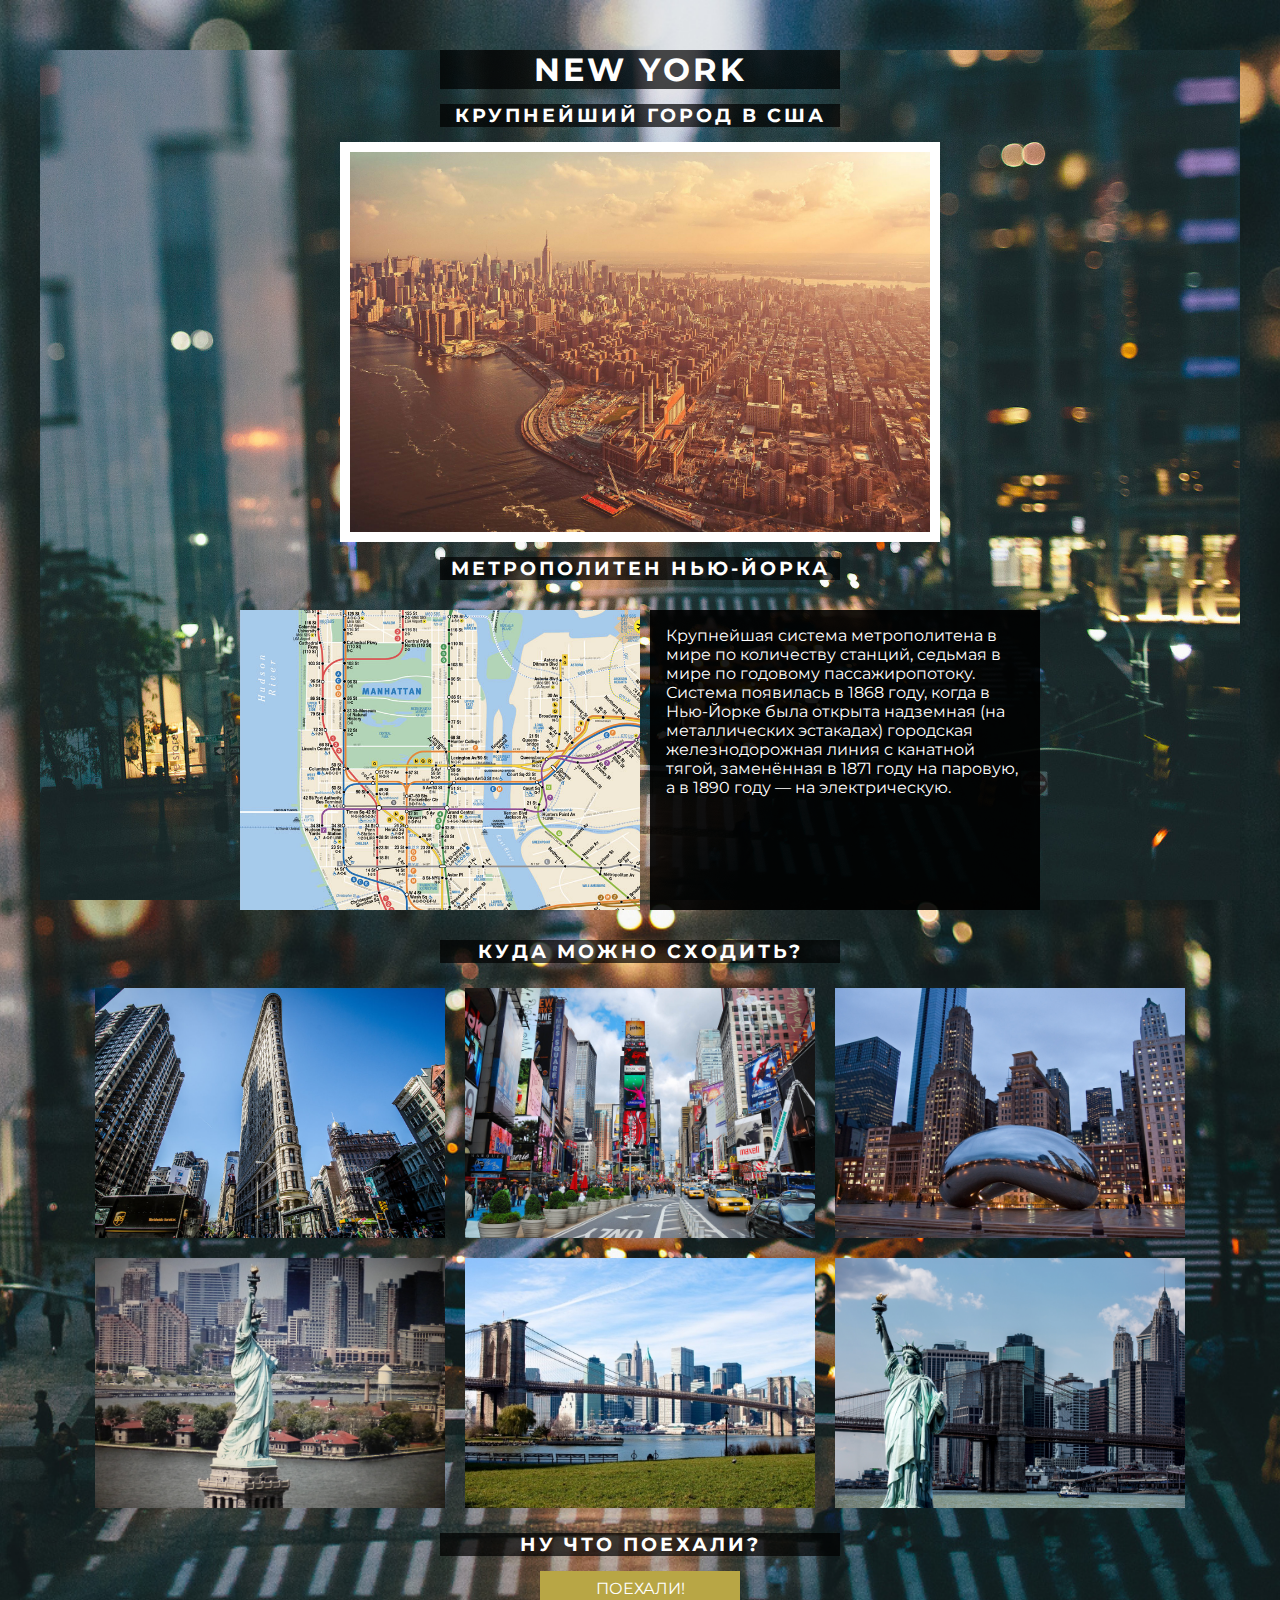
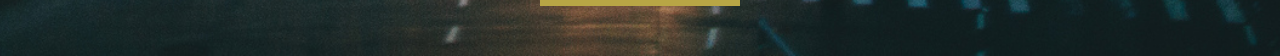
<file: primer/primer1/index.html>
<!DOCTYPE html>
<html lang="en">
<head>
    <meta charset="UTF-8">
    <meta name="viewport" content="width=device-width, initial-scale=1.0">
    <link href="https://fonts.googleapis.com/css2?family=Montserrat&display=swap" rel="stylesheet">
    <link rel="stylesheet" href="style.css">
    <title>My page</title>
</head>
<body>
    <div class="wrapper">
        <div class="container">
            <h1>New York</h1>
            <h3>Крупнейший город в США</h3>
            <div class="photo"></div>
            <h3>Метрополитен Нью-Йорка</h3>
            <div class="metro">
                <div class="metro__photo"></div>
                <div class="metro__about">
                    <p>Крупнейшая система метрополитена в мире по количеству станций, седьмая в мире по годовому пассажиропотоку. Система появилась в 1868 году, когда в Нью-Йорке была открыта надземная (на металлических эстакадах) городская железнодорожная линия с канатной тягой, заменённая в 1871 году на паровую, а в 1890 году — на электрическую.</p>
                </div>
            </div>
            <h3>Куда можно сходить?</h3>
            <div class="look">
                <div class="look__photo_1"></div>
                <div class="look__photo_2"></div>
                <div class="look__photo_3"></div>
                <div class="look__photo_4"></div>
                <div class="look__photo_5"></div>
                <div class="look__photo_6"></div>
            </div>
            <h3>Ну что поехали?</h3>
            <div class="button">ПОЕХАЛИ!</div>
        </div>
    </div>
</body>
</html>
</file>
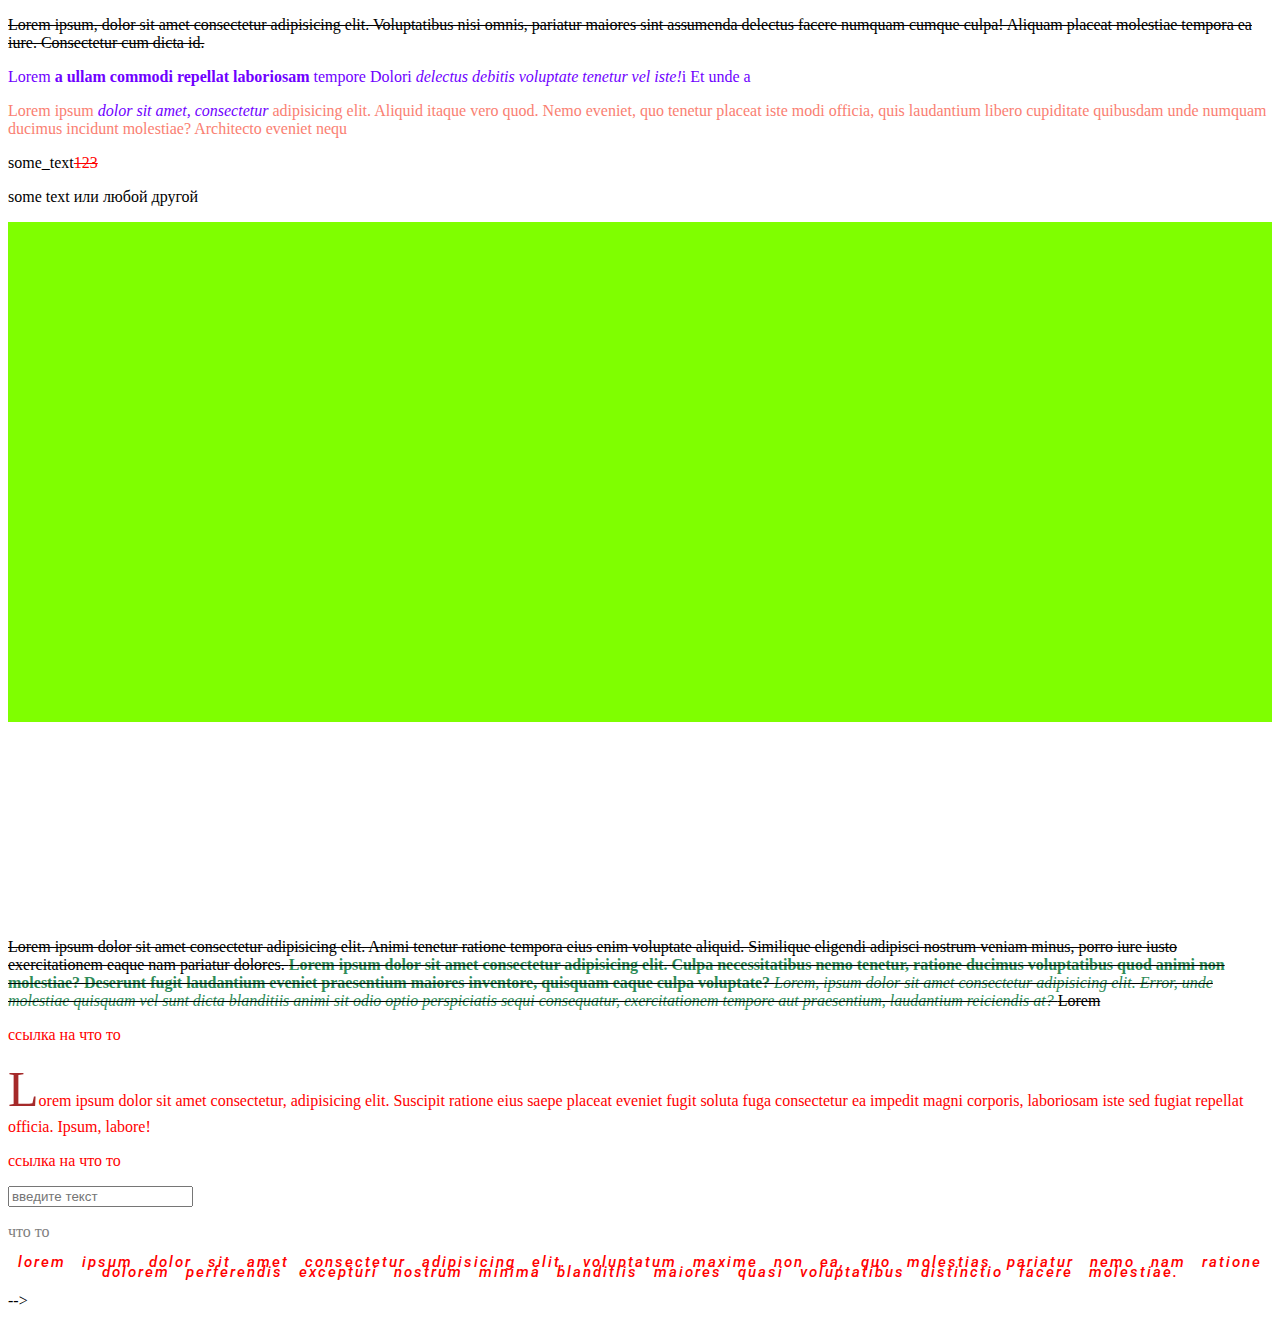
<file: uroki/css/index.html>
<!DOCTYPE html>
<html lang="en">
<head>
    <meta charset="UTF-8">
    <meta http-equiv="X-UA-Compatible" content="IE=edge">
    <meta name="viewport" content="width=device-width, initial-scale=1.0">
    <title>HTML+CSS</title>
    <link rel="stylesheet" href="css/test1.css">
      
</head> 
<body>

    <p>Lorem ipsum, dolor sit amet consectetur adipisicing elit. Voluptatibus nisi omnis, pariatur maiores sint assumenda delectus facere numquam cumque culpa! Aliquam placeat molestiae tempora ea iure. Consectetur cum dicta id.</p>
<p class="main-text">
    Lorem <b>a ullam commodi repellat laboriosam </b> tempore Dolori<i> delectus debitis voluptate tenetur vel iste!</i>i Et unde a
    </p>
    <p id="text-in-p">
    Lorem ipsum <i class="main-text">dolor sit amet, consectetur</i> adipisicing elit. Aliquid itaque vero quod. Nemo eveniet, quo tenetur placeat iste modi officia, quis laudantium libero cupiditate quibusdam unde numquam ducimus incidunt molestiae?
    Architecto eveniet nequ
    
</p>


<div id="some_id">some_text</div>


<p class="text" title="some text или любой другой "></p>

<div id="first"></div>
<div id="second"></div>  
<div>
   <p>
       Lorem ipsum dolor sit amet consectetur adipisicing elit. Animi tenetur ratione tempora eius enim voluptate aliquid. Similique eligendi adipisci nostrum veniam minus, porro iure iusto exercitationem eaque nam pariatur dolores.
       <b>Lorem ipsum dolor sit amet consectetur adipisicing elit. Culpa necessitatibus nemo tenetur, ratione ducimus voluptatibus quod animi non molestiae? Deserunt fugit laudantium eveniet praesentium maiores inventore, quisquam eaque culpa voluptate?
       </b><i>Lorem, ipsum dolor sit amet consectetur adipisicing elit. Error, unde molestiae quisquam vel sunt dicta blanditiis animi sit odio optio perspiciatis sequi consequatur, exercitationem tempore aut praesentium, laudantium reiciendis at?
       </i>Lorem 
    </p> 
   <a href="#" class="main-link">ссылка на что то </a>


   <p class="main-link">
       Lorem ipsum dolor sit amet consectetur, adipisicing elit. Suscipit ratione eius saepe placeat eveniet fugit soluta fuga consectetur ea impedit magni corporis, laboriosam iste sed fugiat repellat officia. Ipsum, labore!
   </p>


   <a href="#" class="main-link">ссылка на что то </a>
 <p>
     <input type="text" placeholder="введите текст ">
 </p>
 <p class="text"> что то </p>

<p class="text2">Lorem ipsum dolor sit amet consectetur adipisicing elit. Voluptatum maxime non ea, quo molestias pariatur nemo nam ratione dolorem perferendis excepturi nostrum minima blanditiis maiores quasi voluptatibus distinctio facere molestiae.</p>
</div>-->


</body>

</html>
</file>
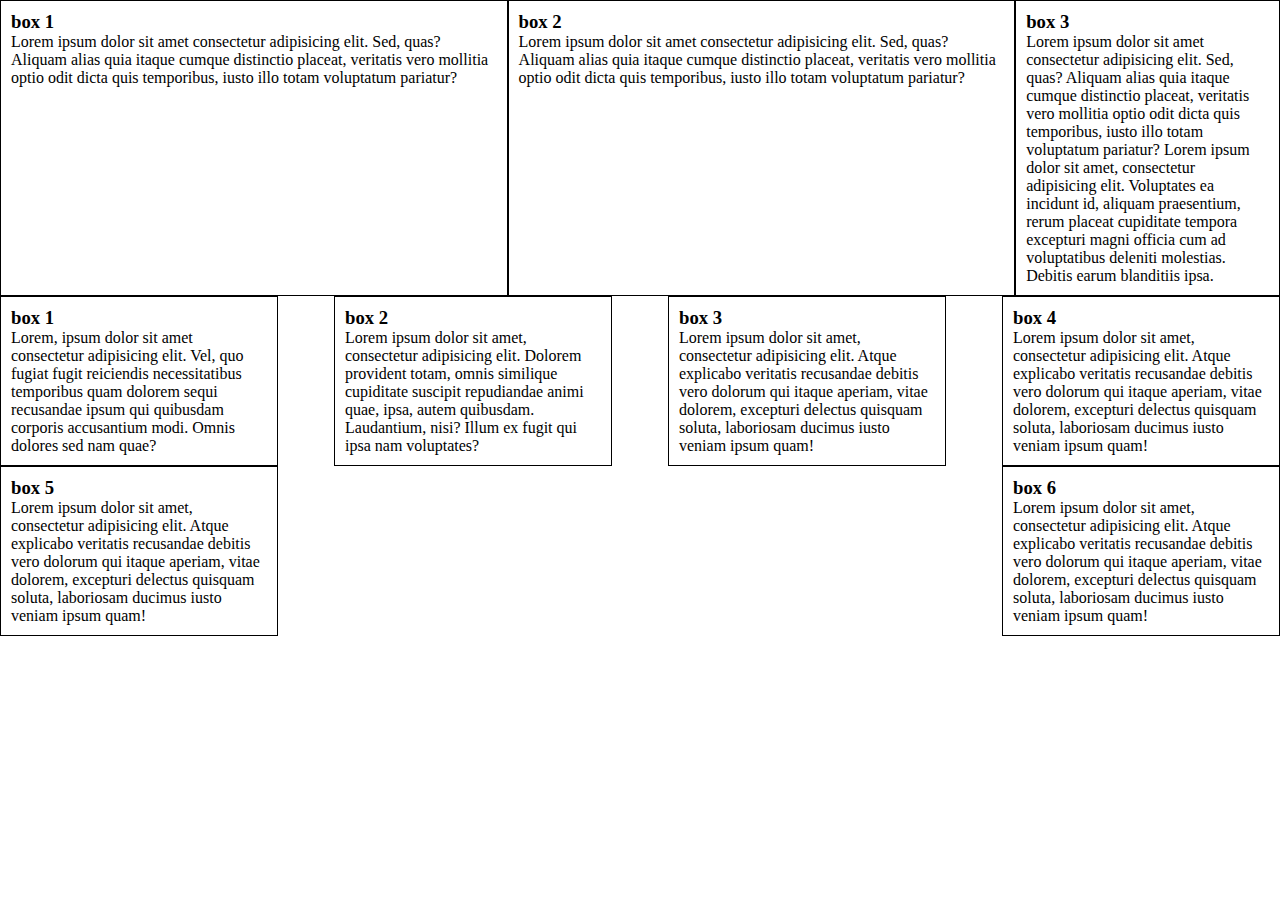
<file: uroki/flex/index.html>
<!DOCTYPE html>
<html lang="en">
<head>
    <meta charset="UTF-8">
    <meta http-equiv="X-UA-Compatible" content="IE=edge">
    <meta name="viewport" content="width=device-width, initial-scale=1.0">
    <link rel="stylesheet" href="flex_css/flex1.css">
    <title>flex_box</title>
</head>
<body>

<div class="container-1">
   <div class="box-1">
       <h3>box 1</h3>
       <p>Lorem ipsum dolor sit amet consectetur adipisicing elit. Sed, quas? 
        Aliquam alias quia itaque cumque distinctio placeat, veritatis vero 
        mollitia optio odit dicta quis temporibus, iusto illo totam voluptatum 
        pariatur?</p>
   </div>
   <div class="box-2">
       <h3>box 2</h3>
       <p>Lorem ipsum dolor sit amet consectetur adipisicing elit. Sed, quas? 
        Aliquam alias quia itaque cumque distinctio placeat, veritatis vero 
        mollitia optio odit dicta quis temporibus, iusto illo totam voluptatum 
        pariatur?</p>
   </div>
   <div class="box-3">
       <h3>box 3</h3>
       <p>Lorem ipsum dolor sit amet consectetur adipisicing elit. Sed, quas? 
        Aliquam alias quia itaque cumque distinctio placeat, veritatis vero 
        mollitia optio odit dicta quis temporibus, iusto illo totam voluptatum 
        pariatur? Lorem ipsum dolor sit amet, consectetur adipisicing elit. Voluptates ea incidunt id, aliquam praesentium, rerum placeat cupiditate tempora excepturi magni officia cum ad voluptatibus deleniti molestias. Debitis earum blanditiis ipsa. </p>
    </div>
    
</div>

<div class="container-2">
    <div class="box">
        <h3>box 1</h3>
        <p>Lorem, ipsum dolor sit amet consectetur adipisicing elit. Vel, quo fugiat fugit reiciendis necessitatibus temporibus quam dolorem sequi recusandae ipsum qui quibusdam corporis accusantium modi. Omnis dolores sed nam quae? </p>
    </div>
    <div class="box">
        <h3>box 2</h3>
        <p>Lorem ipsum dolor sit amet, consectetur adipisicing elit. Dolorem provident totam, omnis similique cupiditate suscipit repudiandae animi quae, ipsa, autem quibusdam. Laudantium, nisi? Illum ex fugit qui ipsa nam voluptates?</p>
    </div>
    <div class="box">
        <h3>box 3</h3>
        <p>Lorem ipsum dolor sit amet, consectetur adipisicing elit. Atque explicabo veritatis recusandae debitis vero dolorum qui itaque aperiam, vitae dolorem, excepturi delectus quisquam soluta, laboriosam ducimus iusto veniam ipsum quam!</p>
    </div>
    <div class="box">
        <h3>box 4</h3>
        <p>Lorem ipsum dolor sit amet, consectetur adipisicing elit. Atque explicabo veritatis recusandae debitis vero dolorum qui itaque aperiam, vitae dolorem, excepturi delectus quisquam soluta, laboriosam ducimus iusto veniam ipsum quam!</p>
    </div>
    <div class="box">
        <h3>box 5</h3>
        <p>Lorem ipsum dolor sit amet, consectetur adipisicing elit. Atque explicabo veritatis recusandae debitis vero dolorum qui itaque aperiam, vitae dolorem, excepturi delectus quisquam soluta, laboriosam ducimus iusto veniam ipsum quam!</p>
    </div>
    <div class="box">
        <h3>box 6</h3>
        <p>Lorem ipsum dolor sit amet, consectetur adipisicing elit. Atque explicabo veritatis recusandae debitis vero dolorum qui itaque aperiam, vitae dolorem, excepturi delectus quisquam soluta, laboriosam ducimus iusto veniam ipsum quam!</p>
    </div>
</div>


</body>
</html>
</file>
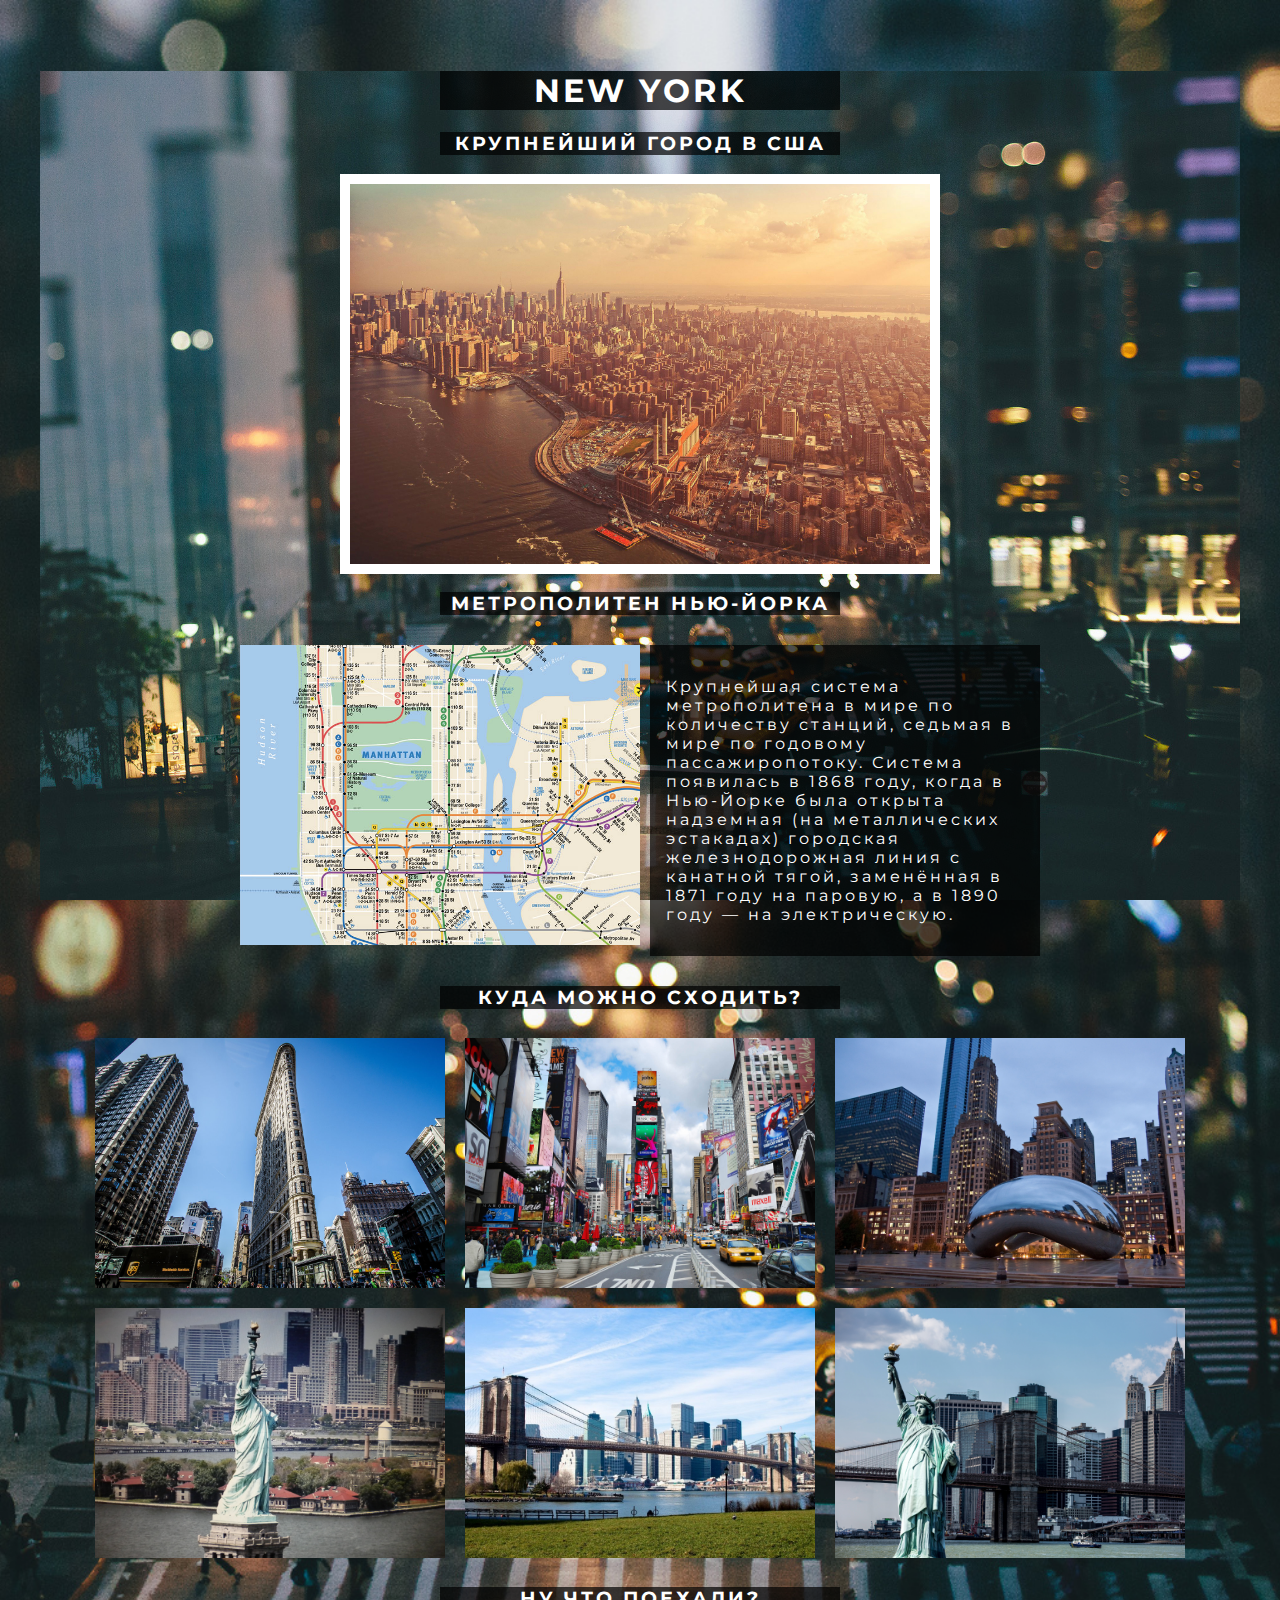
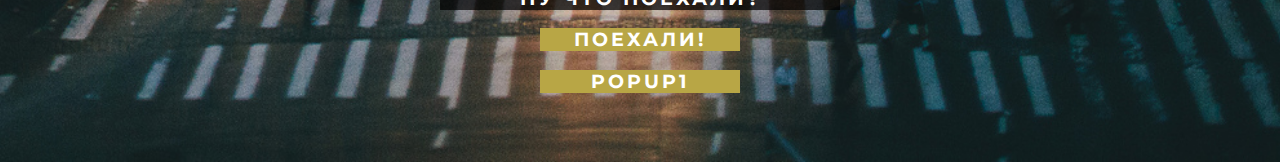
<file: uroki/praktika1/index.html>
<!DOCTYPE html>
<html lang="en">
<head>
    <meta charset="UTF-8">
    <meta http-equiv="X-UA-Compatible" content="IE=edge">
    <meta name="viewport" content="width=device-width, initial-scale=1.0">
    <title>Document</title>
    <link href="https://fonts.googleapis.com/css2?family=Montserrat&display=swap" rel="stylesheet">
    <link rel="stylesheet" href="css/style.css">
    <link rel="stylesheet" href="css/modal.css">

</head>
<body>
    <div id="some_block"></div><!--добалвенно для привязки модального окна (прозрачный где то )-->
    <div class="sait">
        <div class="container">

            <div class="text-zagolovok">
                <h1>New York</h1>
            </div>

            <div class="text-zagolovok">
                <h3>Крупнейший город в США</h3>
            </div>

            <div class="photo"></div>

            <div class="text-zagolovok">
                <h3>Метрополитен Нью-Йорка</h3>
            </div>
            
            <div class="metro">    
                <div class="karta-metro"></div>
                <div class="text-metro">
                    <p> Крупнейшая система метрополитена в мире по 
                    количеству станций, седьмая в мире по годовому пассажиропотоку. Система 
                    появилась в 1868 году, когда в Нью-Йорке была открыта надземная 
                    (на металлических эстакадах) городская железнодорожная линия с канатной 
                    тягой, заменённая в 1871 году на паровую, 
                    а в 1890 году — на электрическую.
                    
                    </p>
                </div>
            </div>
                
            <div class="text-zagolovok">
                <h3>Куда можно сходить?</h3>
            </div>

            <div class="kartinki">
                <div class="kartinki-1"></div>
                <div class="kartinki-2"></div>
                <div class="kartinki-3"></div>
                <div class="kartinki-4"></div>
                <div class="kartinki-5"></div>
                <div class="kartinki-6"></div>
            </div>
            
            <div class="text-zagolovok">
                <h3>Ну что поехали?</h3>
            </div>

            <div class="button">
                <a href="https://vk.com/">
                <h3>поехали!</h3>
                </a>
            </div>

            <div class="button">
                <a href="#popup">
                <h3>popup1</h3>
                </a>
            </div>

        </div>  
    </div>
    
        <!--модальные окна (без джава ) -->

<div id="popup" class="popup"> <!--сама модалка-->
        <a href="#some_block" class="popup_area"></a>
    <div class="popup_body">

        <div class="popup_content">

            <!--при промощи(some_block) мы добавили с в самом начале страницы 
            пустой блок с (id=some_block) к которому и отсылаем при 
            закрытии модального окна (в css указано что он зафиксирован 
            (#some_block{position: fixed;})-->
            <a href="#some_block" class="popup_close">x</a> <!--кнопка-->

            <div class="popup_title">модалка 1</div> <!-- сам контент-->

            <div class="popup_text">
                Lorem ipsum dolor sit amet consectetur adipisicing elit. Enim adipisci nobis quod repudiandae recusandae aliquid! Reprehenderit odio voluptate similique doloribus? Eum nemo ipsum esse quidem illum omnis, rem voluptate molestiae?
                Nisi eos quod obcaecati suscipit mollitia nihil quas facere sequi, cumque magnam consequatur expedita quam! Exercitationem placeat numquam repellat. Vero iste ex velit, rem sapiente in reprehenderit modi? Doloribus, quibusdam.
                Laboriosam consequatur eligendi dolore voluptate facilis aliquam ab accusamus doloremque veniam dicta? Aperiam ipsum minima aliquid. Neque nulla inventore dolor minus voluptas est asperiores commodi porro, dolores numquam consequuntur? Officiis?
                Facere repellendus maxime a, dolores earum corrupti sint? Tempore magni, impedit sapiente quaerat, laborum quidem hic illum quo non, vel eum ullam. Provident aperiam assumenda, eum tempora ut illo cumque!
                Quis pariatur error sit exercitationem corporis facere dolores voluptates. Ipsam velit fuga iure architecto reiciendis quasi! Nemo animi quos ullam et, quibusdam assumenda distinctio ut dolorem iusto nam tempora aliquid!
                Assumenda velit quidem ullam tempore modi dolore sapiente debitis delectus numquam, placeat distinctio quaerat autem eveniet corporis rem odio adipisci amet, maiores eligendi consectetur tempora? Blanditiis dicta officiis labore laboriosam!
                Assumenda, a pariatur? Architecto exercitationem facilis sunt dolorum accusantium officia odio vero, hic error? Magni saepe maxime dicta, minus ea, autem dignissimos optio laboriosam possimus nam odit voluptates recusandae veniam.
                Repellendus, non quibusdam iusto nostrum atque quae cumque veritatis omnis velit eveniet maiores soluta quasi dolorum voluptate facere ea! Dicta, ea fugiat qui voluptatem quidem adipisci nihil iure atque itaque.
                Perferendis, ratione labore. Voluptatem provident atque saepe, suscipit id magnam dolor, molestias cum in repellendus itaque quisquam quaerat maxime doloribus sint exercitationem ducimus soluta vel, perferendis a? Dolore, laboriosam aperiam?
                Velit fugit perspiciatis voluptas! Maxime, sit debitis et architecto consequatur rem vitae aperiam explicabo earum delectus fugit, omnis quia at maiores facilis repellendus fuga unde pariatur quae, vero cupiditate officia.
                Fuga assumenda debitis voluptatum molestias nobis numquam repellat deserunt ut! Quasi, error saepe obcaecati consectetur eum mollitia exercitationem molestiae sequi similique a. Voluptas voluptates dolorum adipisci, eos quis accusamus maxime.
                Similique eos et maiores quos, in quia iusto tenetur dicta veniam hic officia vel eum officiis temporibus exercitationem ipsam. Laborum fugiat cum ex, unde sed vel dignissimos itaque ut neque.
                Necessitatibus iure exercitationem assumenda magnam nam temporibus incidunt mollitia delectus aut porro, sapiente, voluptas earum repudiandae aliquid perferendis alias debitis dolore commodi minus cupiditate. Repellendus delectus asperiores eos inventore fugit!
                Eligendi eos dolorem inventore repellendus distinctio sapiente amet, et quia nemo dolore aspernatur, deleniti officia alias explicabo ex repudiandae, sunt neque voluptatum qui id earum accusamus eum! Aperiam, minima ullam.
                Beatae aliquam ipsam, amet similique placeat ullam quas in, labore excepturi doloribus corporis ut et animi, velit veritatis earum eaque explicabo illo! Molestiae quam, repellendus voluptatum praesentium enim asperiores. Sapiente.
                Eligendi quasi, fugiat expedita quas iusto adipisci. Illum ullam soluta, possimus doloribus placeat cumque. Qui sapiente aliquid officia architecto, incidunt illum ipsa earum possimus. Repudiandae qui reiciendis eius nam veritatis.
                Quas, iure dolore molestiae numquam aut, rem doloremque rerum corporis ipsum similique reprehenderit obcaecati! Atque at aspernatur nihil, et ad id nostrum non? Tenetur sequi sed ea sunt nobis totam!
                Ad laboriosam quisquam praesentium quia ipsa non! Harum, quo laborum. Animi tenetur optio fugit expedita repellat? Adipisci, sed voluptate temporibus, amet earum doloribus quam sapiente nesciunt labore odio reprehenderit blanditiis?
                Soluta quisquam, similique, rem, sint sunt dignissimos velit sapiente neque voluptatum qui consectetur commodi nisi perspiciatis necessitatibus doloremque recusandae nobis quibusdam aspernatur. Repellendus cupiditate amet quaerat debitis porro fuga non.
                Nobis repellat fugit ut porro impedit esse amet rerum quidem voluptatibus quis error iusto dolor sapiente non deserunt eos doloremque reprehenderit distinctio, soluta repudiandae ex labore recusandae tempore. Placeat, dolorum?
            </div>
        
        </div>
   
    </div>

</div>


</body>
</html>
</file>
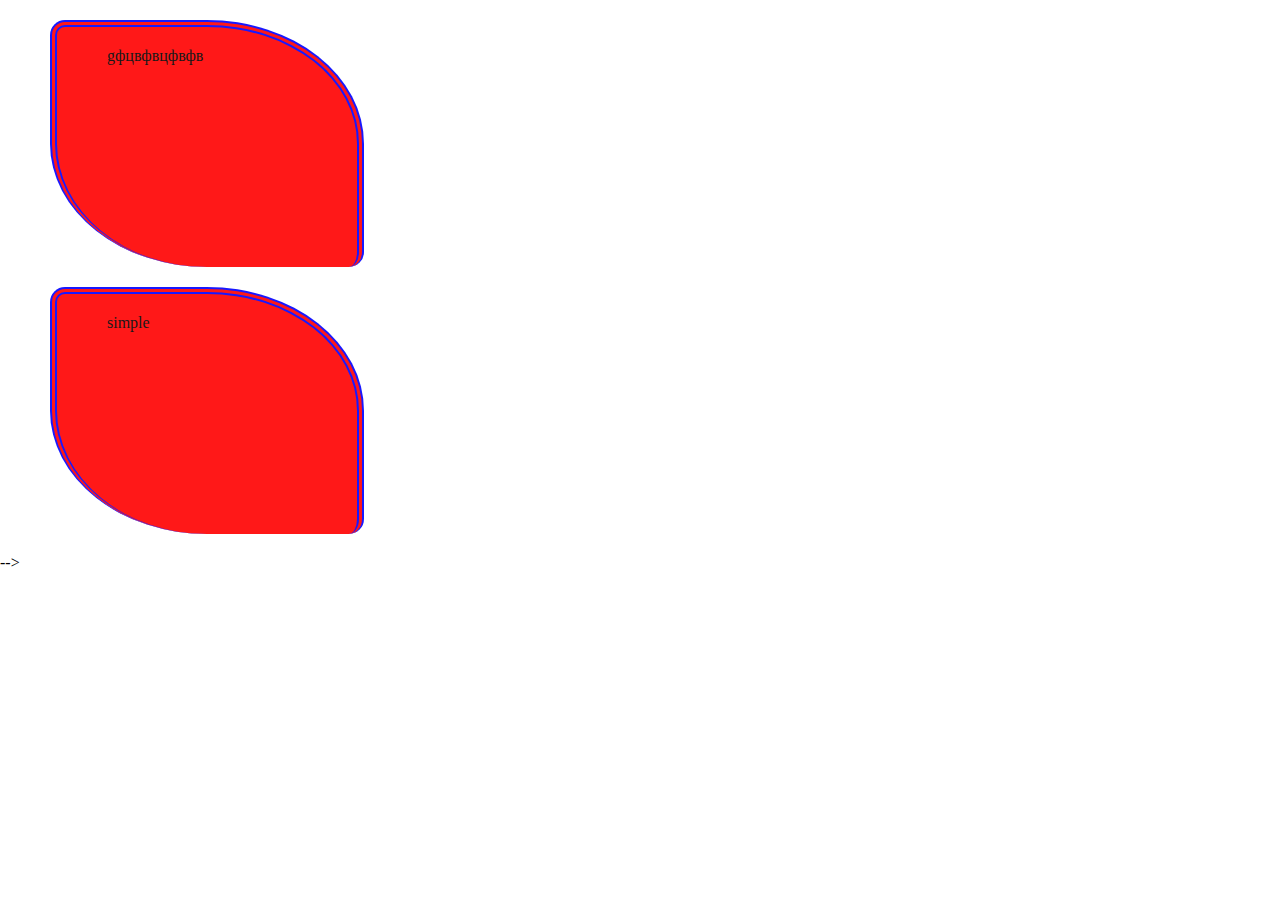
<file: uroki/css/index2.html>
<!DOCTYPE html>
<html lang="en">
<head>
    <meta charset="UTF-8">
    <meta http-equiv="X-UA-Compatible" content="IE=edge">
    <meta name="viewport" content="width=device-width, initial-scale=1.0">
    <title>HTML+CSS</title>
    <link rel="stylesheet" href="css/test2.css">
  
</head> 
<body>  



    <div class="block">
    gфцвфвцфвфв
    </div>

    <span class="block">
    simple
    </span>-->
    <!-- span(ещё тег <b>) это строчный объект к которому не применяются 
    height: 200px;
    width: 200px;
    и ещё другие свойства (пока не знаю )-->

<!--

<div id="first" class="block"></div>
<div id="second" class="block"></div>

</body>

</html>
</file>
<file: primer/primer1/style.css>
* {
    box-sizing: border-box;
}

body {
    font-family: 'Montserrat', sans-serif;
    margin: 0;
    padding: 0;
}
.wrapper {    
    padding: 50px 0;
    background: url('img/newyork_blur.jpg') 50%/cover no-repeat scroll;
}
.container {
    max-width: 1200px;
    background: url('img/newyork_blur_1.jpg') 50%/cover no-repeat fixed;
    color: #fff;
    text-align: center;
    margin: 0 auto;
}

.container > h1, .container > h3 {
    text-transform: uppercase;
    background-color: rgba(0,0,0,.7);
    letter-spacing: 3px;
    max-width: 400px;
    margin: 15px auto;
}
.container > h1 {
    margin: 0 auto 15px;
}

.photo {
    max-width: 600px;
    height: 400px;
    background: url('img/newyork.jpg') 50%/cover no-repeat;
    border: 10px solid #fff;
    margin: 0 auto;
}
.metro {
    margin: 30px auto;
    max-width: 800px;
    display: flex;
    justify-content: center;
    flex-wrap: wrap;
}
.metro__photo {    
    width: 400px;
    height: 300px;
    background: url('img/metro.png') 50%/cover no-repeat;
    margin: 0 10px 0 0;
}
.metro__about {
    width: 390px;
    text-align: left;
    background-color: rgba(0,0,0,.9);
    padding: 1rem;
}
.metro__about > p {
    margin: 0;
}

.look {
    display: flex;
    justify-content: center;
    flex-wrap: wrap;
    
}

.look__photo_1 {
    width: 350px;
    height: 250px;
    background: url('img/building_1.jpg') 50%/cover no-repeat;
    margin: 10px;
}
.look__photo_2 {
    width: 350px;
    height: 250px;
    background: url('img/building_2.jpg') 50%/cover no-repeat;
    margin: 10px;
}
.look__photo_3 {
    width: 350px;
    height: 250px;
    background: url('img/building_3.jpg') 50%/cover no-repeat;
    margin: 10px;
}
.look__photo_4 {
    width: 350px;
    height: 250px;
    background: url('img/building_4.jpg') 50%/cover no-repeat;
    margin: 10px;
}
.look__photo_5 {
    width: 350px;
    height: 250px;
    background: url('img/building_5.jpg') 50%/cover no-repeat;
    margin: 10px;
}
.look__photo_6 {
    width: 350px;
    height: 250px;
    background: url('img/building_6.jpg') 50%/cover no-repeat;
    margin: 10px;
}
.button {
    width: 200px;
    height: 35px;
    background-color: rgb(184, 166, 69);
    margin: 0 auto;
    line-height: 35px;
}
.button:hover {
    cursor: pointer;
    opacity: .7;
}
</file>
<file: uroki/css/css/test1.css>
/*при добавлении шрифтов с https://fonts.google.com/
всегда вставлять сверху */
@import url('https://fonts.googleapis.com/css2?family=Roboto:ital,wght@0,400;0,500;1,300;1,400&display=swap');


.main-text{
  color: rgb(111, 0, 255);
}    
#text-in-p{
    color: salmon;
}



div b, div i {
    color: seagreen;
}
.main-link{
  color: red;
 text-decoration: none;
}
/*псевдоклас*/
/*  что бы меняся цвет при наведении на него
 (в данном случае ещё подчёркивание сверу)
 text-decoration-color- цвет подчёркивания 
 и курсор  */

.main-link:hover {
  color: blue;
  text-decoration: underline;
  text-decoration-color: rgb(13, 245, 90);
  cursor:pointer ;
}
/*при наведении на текст он станвится перечёркнутым */
.main-link:active{
  text-decoration: line-through;
}
/*для ссылок которые использовали  что бы поменялся цвет 
*/
.main-link:visited{
  color: gray;

}
/* поле ввода */
input{color: blue}
/*поле обязательное к заполнению*/
input:required{
  color: aqua;
}
/*работа при активном поле */
input:focus {color:  red}

/*только абзацы которые не пустые*/
p.text:not(:empty){
color: gray;
}
/*при наведени мыши на объект фон 
будет менят ьцвет на заданный*/
/*div:hover {
	background-color: blue
}*/

/*ПСЕВДОЭЛЕМЕНТЫ 
всегда по 2 двоеточия (::)*/
/*благодаря псевд жэлементу after
 добавляем текст который ельзхя выделить после текста */
#some_id::after{
  content: '123';
  color: red;
  text-decoration:line-through ;
}
p.text:empty::after{
  content: attr(title);
}
/*d этом псевдэлементе обращение только к 
первому символу внутри абзаца
и её размер в пискселях 
(font-size(можно устанавливать другие ))*/
p.main-link::first-letter{
color: brown;  
font-size: 50px;
}
/* в данном случае применяется 
благодря элементу только к первому подходящему абзацу*/
p:first-of-type{
  text-decoration: line-through;
}


/*цвет фона или картинка на фон 
(и что бы она не повторялась(background-repeat: no-repeat;) 
и позицианирование картинки (обязательно указать height: 100vh;))*/
/*body{
  background-color:chartreuse;
  background-image: url('https://cdn.wallpapersafari.com/22/85/kwGbHB.jpg');
background-repeat: no-repeat;
background-position: center;
}*/
/*более краткий вариант пред пункта
и ууказание высоты картинки на экране
размер картинки на весь экран (background-size:cover ;) */
/*body{
  background: chartreuse url('https://cdn.wallpapersafari.com/22/85/kwGbHB.jpg')
 no-repeat center;
 height: 100vh;
 background-size:cover ;
 background-attachment: fixed;
}
*/

/*при помощи background-attachment: fixed;
фиксируем фон на 1 месте*/
#first{
  background: chartreuse url('https://cdn.wallpapersafari.com/22/85/kwGbHB.jpg')
 no-repeat center;
 height: 500px; /*высота прозрачного окна */
 background-size:cover ;
 background-attachment: fixed;
}
/*высота (height: 2000px;)*/
#second{
  height: 200px;
}
 /*положение текста на странице (text-align: center)
 размер текста в пикселях font-size: 15px 
 стилистика текста в данном случае наклон font-style: italic;
 жирность (толщина букв) текста  font-weight: bold;
тип шрифта  font-family: fantasy;
ригистр символов в тексте  text-transform: uppercase-capitalize-и тд;
пространстово между словами   word-spacing: 10px;
пространство между символами  letter-spacing: 10px;
растояние между строками line-height: 10px;

 */

.text2 {
  color: red;
  text-align: center;
  font-size: 15px;
  font-style: italic;
  font-weight: 500;
  font-family: 'Roboto', sans-serif;
  text-transform: lowercase ;
  word-spacing: 10px;
  letter-spacing: 2px;
  line-height: 10px;
}
</file>
<file: uroki/flex/flex_css/flex1.css>
*{
    padding: 0px;
    margin: 0px;
}
/* настройка простейшей адаптивности 
при помощи этого(@media) свойства мы
обращаемся вроде ко всем 
а дальше уже команад 
((min-width:500px)) при помощи которой мы задаём минимальную ширину блока
(в данном случае)*/

@media (min-width:500px){


/*
dispay:flex;) вроде благодаря этом в данном случает 
блоки выстраиваются горизонтальнойлинией сверху
(align-items: flex-start|center|flex-eng;) размер блока по его содержанию
 а не общий
 за положение блоков на странице есть 
 (flex-direction: column|row-reverse|column-reverse|row;) */
 .container-1 /*.container-2*/ { 
    display: flex;
    align-items: stretch;
    flex-direction: row;
}

/*при помощи 
(justify-content: flex-start | flex-end | center | space-between | space-around;)
можно 
(    flex-start (по умолчанию) - элементы прижимаются к началу строки;
    flex-end - элементы прижимаются к концу строки;
    center - элементы располагаются по центру вдоль строки;
    space-between - элементы размещаются равномерно на линии; первый элемент находится в начале строки, последний элемент находится в конце строки;
    space-around - элементы размещаются равномерно на линии с одинаковым пространством возле них. Обратите внимание, что визуально пространство не одинаковое, так как у всех элементов одинаковое пространство с обеих сторон. У первого элемента будет одна единица пространства со стороны контейнера, но две единицы между ним и следующим элементом, потому что у следующего элемента также по одной единице с двух сторон.
))*/
/*.container-2{
    justify-content: space-around;
    
}*/
}

.container-2{
    display: flex;
}

/* адаптивность 
при помощи (flex-wrap:nowrap|wrap|wrap-reverse)
можно регулироват ькак блоки будут вести себя в контейнер 
(в строку,на нескольких строках,на несколько строках но снизу вверх )*/

.container-2{
    justify-content: space-between;
    flex-wrap: wrap ;
}

.container-1 div, .container-2 div{
    padding: 10px;
    border: 1px solid black;
}

/*размеры блока
(flex:1|2|3и тд)
размеры блока блока на странице 
(order:1|2|3 и тд)
если я правильно понял то при указании 
order нужно присваивать всем блокам номера
(номера могут повторятся но в таком случае
они идут в порядке дивов)   */
.box-1{
flex: 2;
order: 1;
}

.box-2{
flex: 2;
order: 2;
}

.box-3{   
flex: 1;
order: 3;
;}

/*
аналог(width)
или по просут ширина 
*/
.box{
flex-basis:20%;

}
</file>
<file: uroki/praktika1/css/style.css>
*{
    box-sizing: border-box;
}
body{
    font-family: 'Montserrat', sans-serif;
    margin: 0px;
    padding: 0px;
}

a{
    text-decoration: none;
    color: white;
}

.sait{
    background: url('../img/newyork_blur.jpg');
    background-repeat : no-repeat;
    background-position: center;
    background-attachment: scroll; 
    background-size: cover ;
    padding:  50px 0;
}

#some_block{position: fixed;}

.container{
background: url('../img/newyork_blur_1.jpg');
background-repeat : no-repeat; /*картинка не повторяется */
background-position: center; /*позиция блока по центру*/
background-attachment: fixed; /*то что фон не листается*/
background-size: cover ; /*изображение подгоняется под размер блока*/
color: white;
max-width: 1200px;
margin: 0 auto;/*при помощи этого задаём позицию основного блока */

}

.text-zagolovok{
    text-transform: uppercase;
    max-width: 400px; /*ширина блока*/
    text-align: center;
    background: rgba(0, 0, 0,.7); /*прозрачность фона задаётся последней тцифрой и не влияет на текст */
    
    align-items: stretch;
    justify-content: center;
    letter-spacing: 3px;
    margin: 0 auto;
}

.photo{
    max-width: 600px;
    height: 400px;
    border: 10px solid white; /*обводка картинки */
    background: url('../img/newyork.jpg');
    background-size: cover;
    background-repeat: no-repeat;
    margin: 0 auto;
}   

.metro{
    margin: 30px auto;
    max-width: 800px;
    display: flex;
    justify-content: center;
    flex-wrap: wrap;
    padding: 0 auto;
    

}

.karta-metro{
    background: url('../img/metro.png');
    width: 400px;
    height: 300px;
    background-repeat: no-repeat;
    background-size: cover;
    margin: 0 10px 10px 0;

    
}


.text-metro{
    text-transform:inherit;
    max-width: 390px; /*ширина блока*/
    text-align: left;
    background: rgba(0, 0, 0,.7);
    
    justify-content: center;
    letter-spacing: 3px;
    padding: 1rem;
    
}

.kartinki{
    display: flex;
    justify-content: center;
    flex-wrap: wrap;
}

.kartinki-1{
    background: url('../img/building_1.jpg');
    background-repeat: no-repeat;
    background-size: cover;    
    width: 350px;
    height: 250px;
    margin: 10px;
}

.kartinki-2{
    background: url('../img/building_2.jpg');
    background-repeat: no-repeat;
    background-size: cover;    
    width: 350px;
    height: 250px;
    margin: 10px;
    
}

.kartinki-3{
    background: url('../img/building_3.jpg');
    background-repeat: no-repeat;
    background-size: cover;    
    width: 350px;
    height: 250px;
    margin: 10px;
    
}

.kartinki-4{
    background: url('../img/building_4.jpg');
    background-repeat: no-repeat;
    background-size: cover;    
    width: 350px;
    height: 250px;
    margin: 10px;
}

.kartinki-5{
    background: url('../img/building_5.jpg');
    background-repeat: no-repeat;
    background-size: cover;    
    width: 350px;
    height: 250px;
    margin: 10px;
}

.kartinki-6{
    background: url('../img/building_6.jpg');
    background-repeat: no-repeat;
    background-size: cover;    
    width: 350px;
    height: 250px;
    margin: 10px;
}

.button{
    text-transform: uppercase;
    max-width: 200px; 
    text-align: center;
    background: black;
    background-color: rgb(184, 166, 69);
    align-items: stretch;
    justify-content: center;
    letter-spacing: 3px;
    margin: 0 auto;
    
}
/*анимация кнопки*/
.button:hover{ 
    cursor: pointer;
    opacity: 0.7;
    
}
</file>
<file: uroki/praktika1/css/modal.css>
/*модальные окна */

/*в данном случае это задний полупрозрачный фон */
.popup{
    position: fixed;
    width: 100%;
    height: 100%;
    background-color: rgba(0, 0, 0,.8);
    top: 0;
    left: 0;
    /*при помощи
    (opacity: 0;
    visibility: hidden;)
    мы скрывает модалку */
    opacity: 0;
    visibility: hidden;
    /*что бы могли листать модалку ппри большом количестве тенста нужно добавит
    (overflow-y: auto;
    overflow-x: hidden;) */
    overflow-y: auto;
    overflow-x: hidden;
}

/* при мобощи этого мы при помощи псевдокласса (:target)
проявляем модальное окно (заблочено в класе .popup)*/
.popup:target{
    opacity: 1;
    visibility: visible;
}

/*при помощи этого делаем пространство вокру модалки кликабельным на закрытие 
добавить в  модалку (<a href="#some_block" class="popup_area"></a>) */
.popup_area{
    position: absolute;
    width: 100%;
    height: 100%;
    top: 0;
    left: 0;
}

.popup_body{

    min-height: 100%;
    display: flex;
    align-items: center;
    justify-content: center;
    padding: 30px 10px;
}

.popup_content{
    background-color: white;
    color: #000;
    max-width: 800px;
    padding: 30px;
    position: relative;
}

.popup_close {
    position: absolute;
    right: 10px;
    top: 10px;
    font-size: 20px ;
    text-decoration: none;
    color: black;
}


.popup_title{
    font-size: 40px;
    margin: 0px 0px 1em 0px;
    text-align: center;
    

}

.popup_text{
    text-align: center;
    
}
</file>
<file: uroki/css/css/test2.css>
/* все отступы на странице(которые по бокам)*/
*{
    margin: 0px;
    padding: 0px;
}
/* (это всё можно применять для объъетов которые занимаю 100% экрана 
на подобии <div>, <p>, заголовки <h1,2...> )
 можно указывать в процентах
высота  height: 200px;
ширина  width: 200px;
сплошная обводка border: 2px solid blue; 
               прирывистая - dashed
               круглишками - dotted
               двойная     - double
обводка только с 1 сторны (в данном случае левая )
border-left: 7px solid blue;                       
отключили обводку снизу border-bottom: 0;
отдельно можно прописать стиль для каждой стороны 
в данном случае сверху border-top-style: dashed ;
скругление углов border-radius: 50px 30px;
также можно отдельно указывать скругления 
для каждого угла или диагональных углов
(номер угла идёт по часовой стрелке )
прозрачность opacity: 0.5;
внешние отступы margin: 20px;(можно указывать сторны )
(раюотает кст так же как  скруглением )

внутренние отступы padding: 20px;

при помощи display:(inline-линия, block-блок) ;
 можно указать тип объекта  (строчный блок и вроде как таблица и тд)
*/

.block {
    background: red;
    height: 200px;
    width: 200px;
    border: 7px solid blue;
    border-bottom: 0;
    border-top-style: dashed ;
    border-style: double;
    border-radius: 15px 50%;
    opacity: 0.9;
    margin: 20px 50px;
    padding: 20px 50px;

    display: block;
}
</file>
